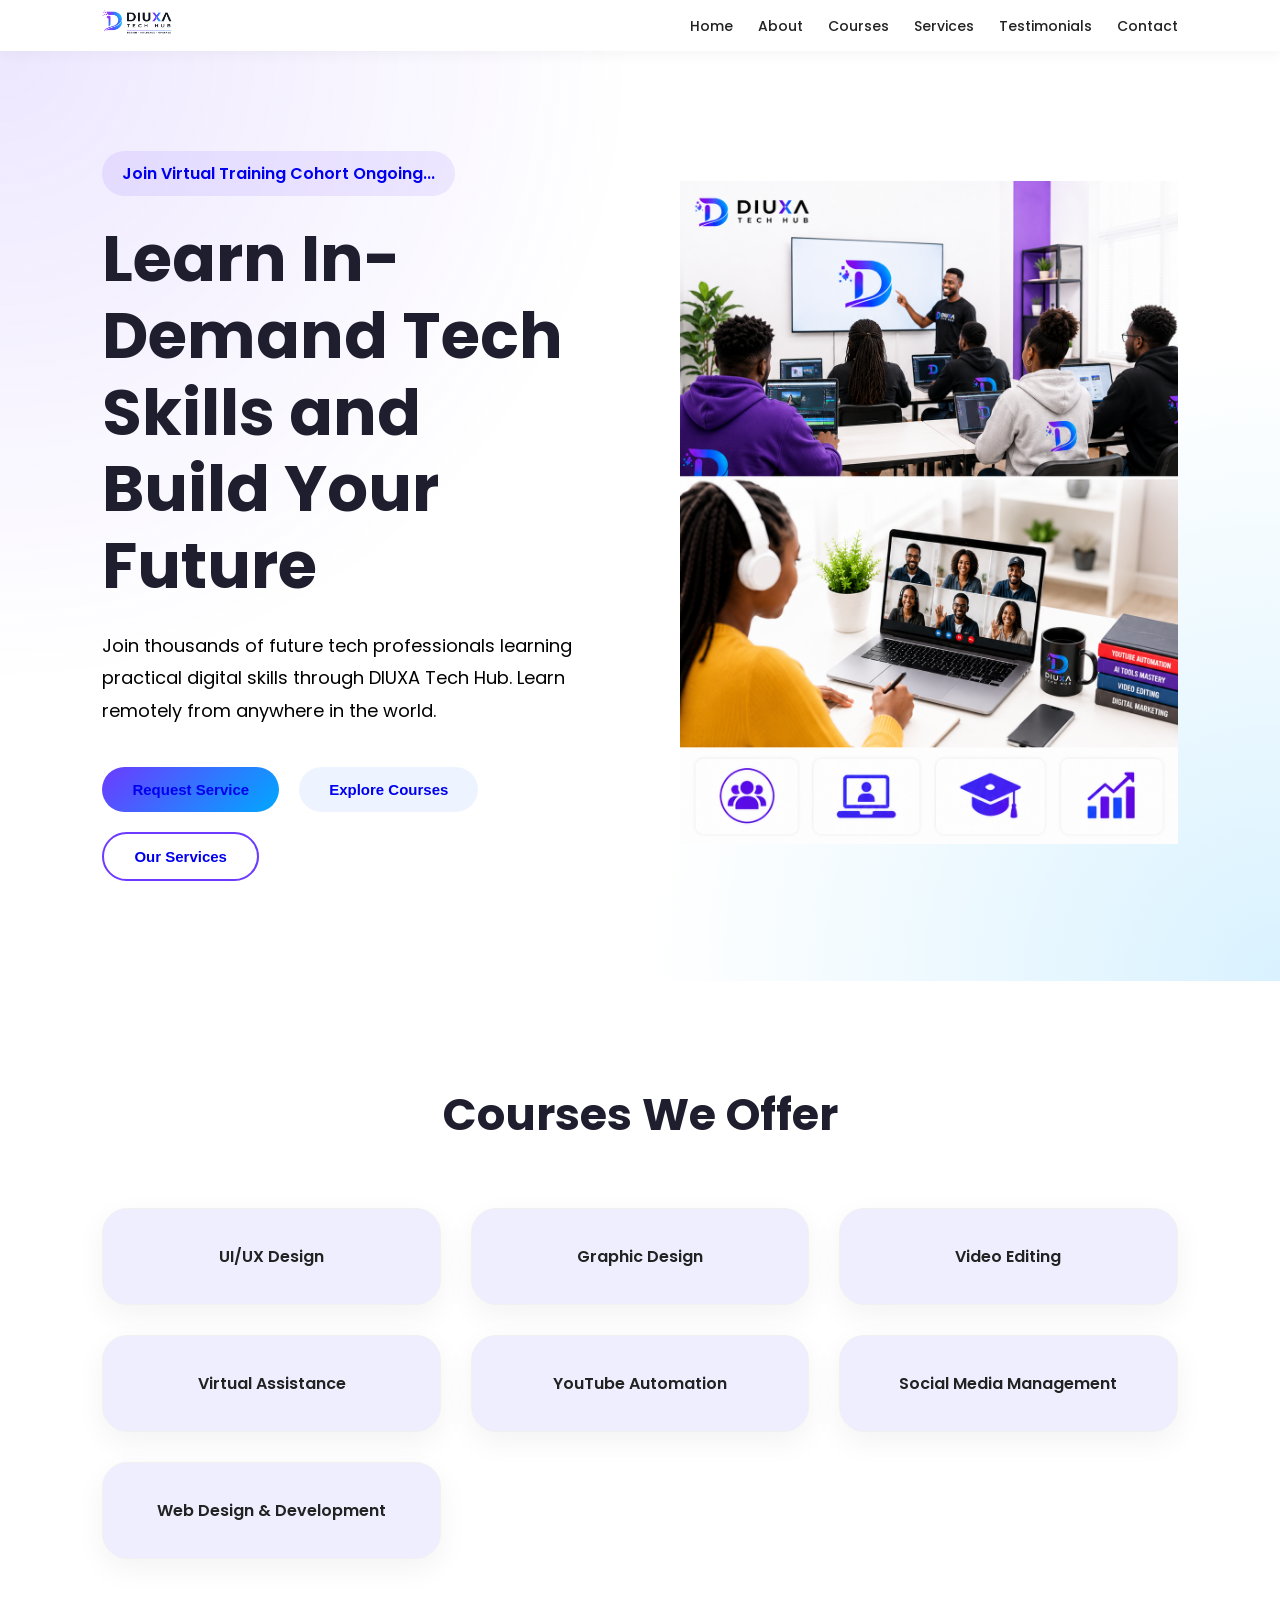
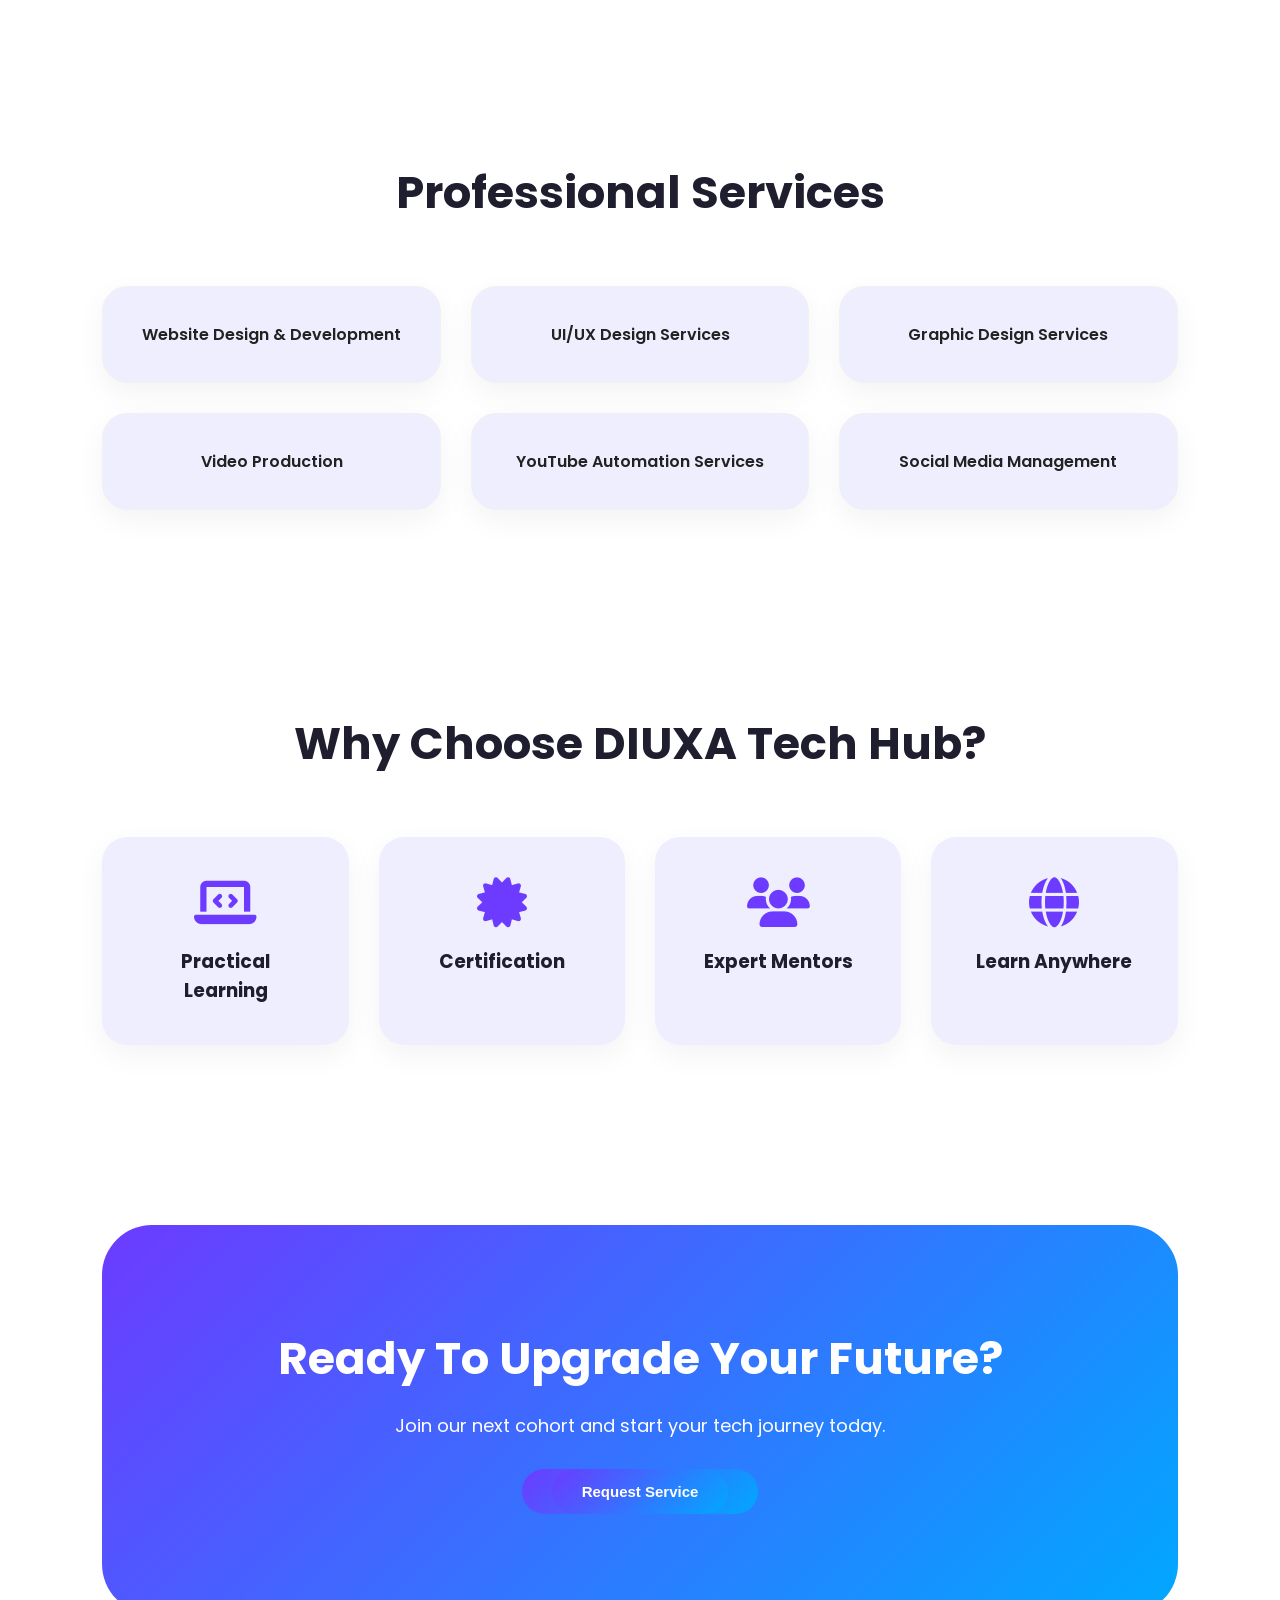
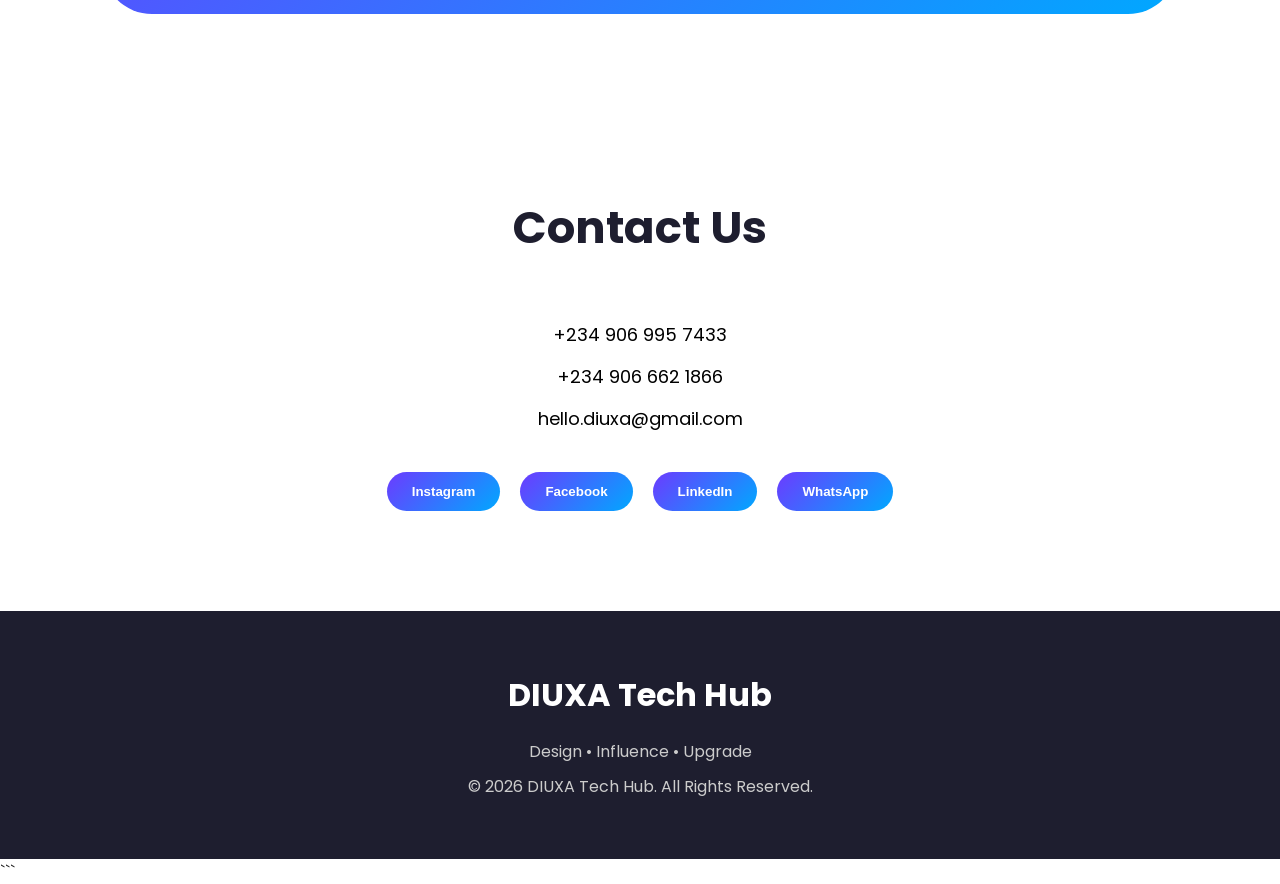
<file: index.html>
<!DOCTYPE html>
<html lang="en">
<head>
    <meta charset="UTF-8">
    <meta name="viewport" content="width=device-width, initial-scale=1.0">
    <title>DIUXA Tech Hub | Design • Influence • Upgrade</title>

        <!-- Font Awesome Icons -->
    <link rel="stylesheet"
    href="https://cdnjs.cloudflare.com/ajax/libs/font-awesome/6.5.2/css/all.min.css">
</head>

<body>

    <!-- ================= NAVBAR ================= -->
 <header>
    <nav class="navbar">

        <!-- Logo -->
        <div class="logo">
            <img src="diuxalogod.png" alt="DIUXA Tech Hub Logo">
        </div>

        <!-- Navigation Links -->
        <ul class="nav-links">
            <li><a href="index.html">Home</a></li>
            <li><a href="about.html">About</a></li>
            <li><a href="courses.html">Courses</a></li>
            <li><a href="services.html">Services</a></li>
            <li><a href="testimonials.html">Testimonials</a></li>
            <li><a href="contact.html">Contact</a></li>
        </ul>

    </nav>
</header>
</div>

    <!-- ================= HERO SECTION ================= -->

    <section class="hero">

        <div class="hero-text">

            <span class="badge">
                <a href="https://wa.me/2349069957433" class="hero-text" target="_blank">Join Virtual Training Cohort Ongoing...</a>
            </span>

            <h1>
                Learn In-Demand Tech Skills
                and Build Your Future
            </h1>

            <p>
                Join thousands of future tech professionals learning
                practical digital skills through DIUXA Tech Hub.
                Learn remotely from anywhere in the world.
            </p>

            <div class="hero-buttons">
                <button class="btn-primary">
                    <a href="https://wa.me/2349069957433" class="hero-buttons" target="_blank">Request Service</a>
                </button>
                <button class="btn-secondary">
                    <a href="courses.html" class="hero-buttons">Explore Courses</a>
                </button>
                <button class="btn-outline">
                    <a href="services.html" class="hero-buttons">Our Services</a>
                </button>
            </div>

        </div>

        <div class="hero-image">
            <img src="images/front.png" alt="DIUXA Students">
        </div>

    </section>


    <!-- ================= COURSES ================= -->

    <section class="courses">

        <h2>Courses We Offer</h2>

        <div class="course-grid">

            <div class="card">UI/UX Design</div>
            <div class="card">Graphic Design</div>
            <div class="card">Video Editing</div>
            <div class="card">Virtual Assistance</div>
            <div class="card">YouTube Automation</div>
            <div class="card">Social Media Management</div>
            <div class="card">Web Design & Development</div>

        </div>

    </section>


    <!-- ================= SERVICES ================= -->

    <section class="services">

        <h2>Professional Services</h2>

        <div class="service-grid">

            <div class="card">Website Design & Development</div>
            <div class="card">UI/UX Design Services</div>
            <div class="card">Graphic Design Services</div>
            <div class="card">Video Production</div>
            <div class="card">YouTube Automation Services</div>
            <div class="card">Social Media Management</div>

        </div>

    </section>


    <!-- ================= WHY CHOOSE US ================= -->

    <section class="why-us">

        <h2>Why Choose DIUXA Tech Hub?</h2>

        <div class="features">

            <div class="feature">
                <i class="fas fa-laptop-code"></i>
                <h3>Practical Learning</h3>
            </div>

            <div class="feature">
                <i class="fas fa-certificate"></i>
                <h3>Certification</h3>
            </div>

            <div class="feature">
                <i class="fas fa-users"></i>
                <h3>Expert Mentors</h3>
            </div>

            <div class="feature">
                <i class="fas fa-globe"></i>
                <h3>Learn Anywhere</h3>
            </div>

        </div>

    </section>


    <!-- ================= CTA ================= -->

    <section class="cta">

        <h2>Ready To Upgrade Your Future?</h2>

        <p>
            Join our next cohort and start your tech journey today.
        </p>

        <button class="btn-primary">
            <a href="https://wa.me/2349069957433" class="btn-primary" target="_blank">Request Service</a>
        </button>

    </section>


    <!-- ================= CONTACT ================= -->

    <section class="contact">

        <h2>Contact Us</h2>

        <p>+234 906 995 7433</p>
        <p>+234 906 662 1866</p>
        <p>hello.diuxa@gmail.com</p>

        <div class="socials">
            <button>Instagram</button>
            <button>Facebook</button>
            <button>LinkedIn</button>
            <button>WhatsApp</button>
        </div>

    </section>


    <!-- ================= FOOTER ================= -->

    <footer>

        <h3>DIUXA Tech Hub</h3>

        <p>Design • Influence • Upgrade</p>

        <p>© 2026 DIUXA Tech Hub. All Rights Reserved.</p>

    </footer>

</body>
</html>
```
<link rel="stylesheet" href="style.css">
</file>
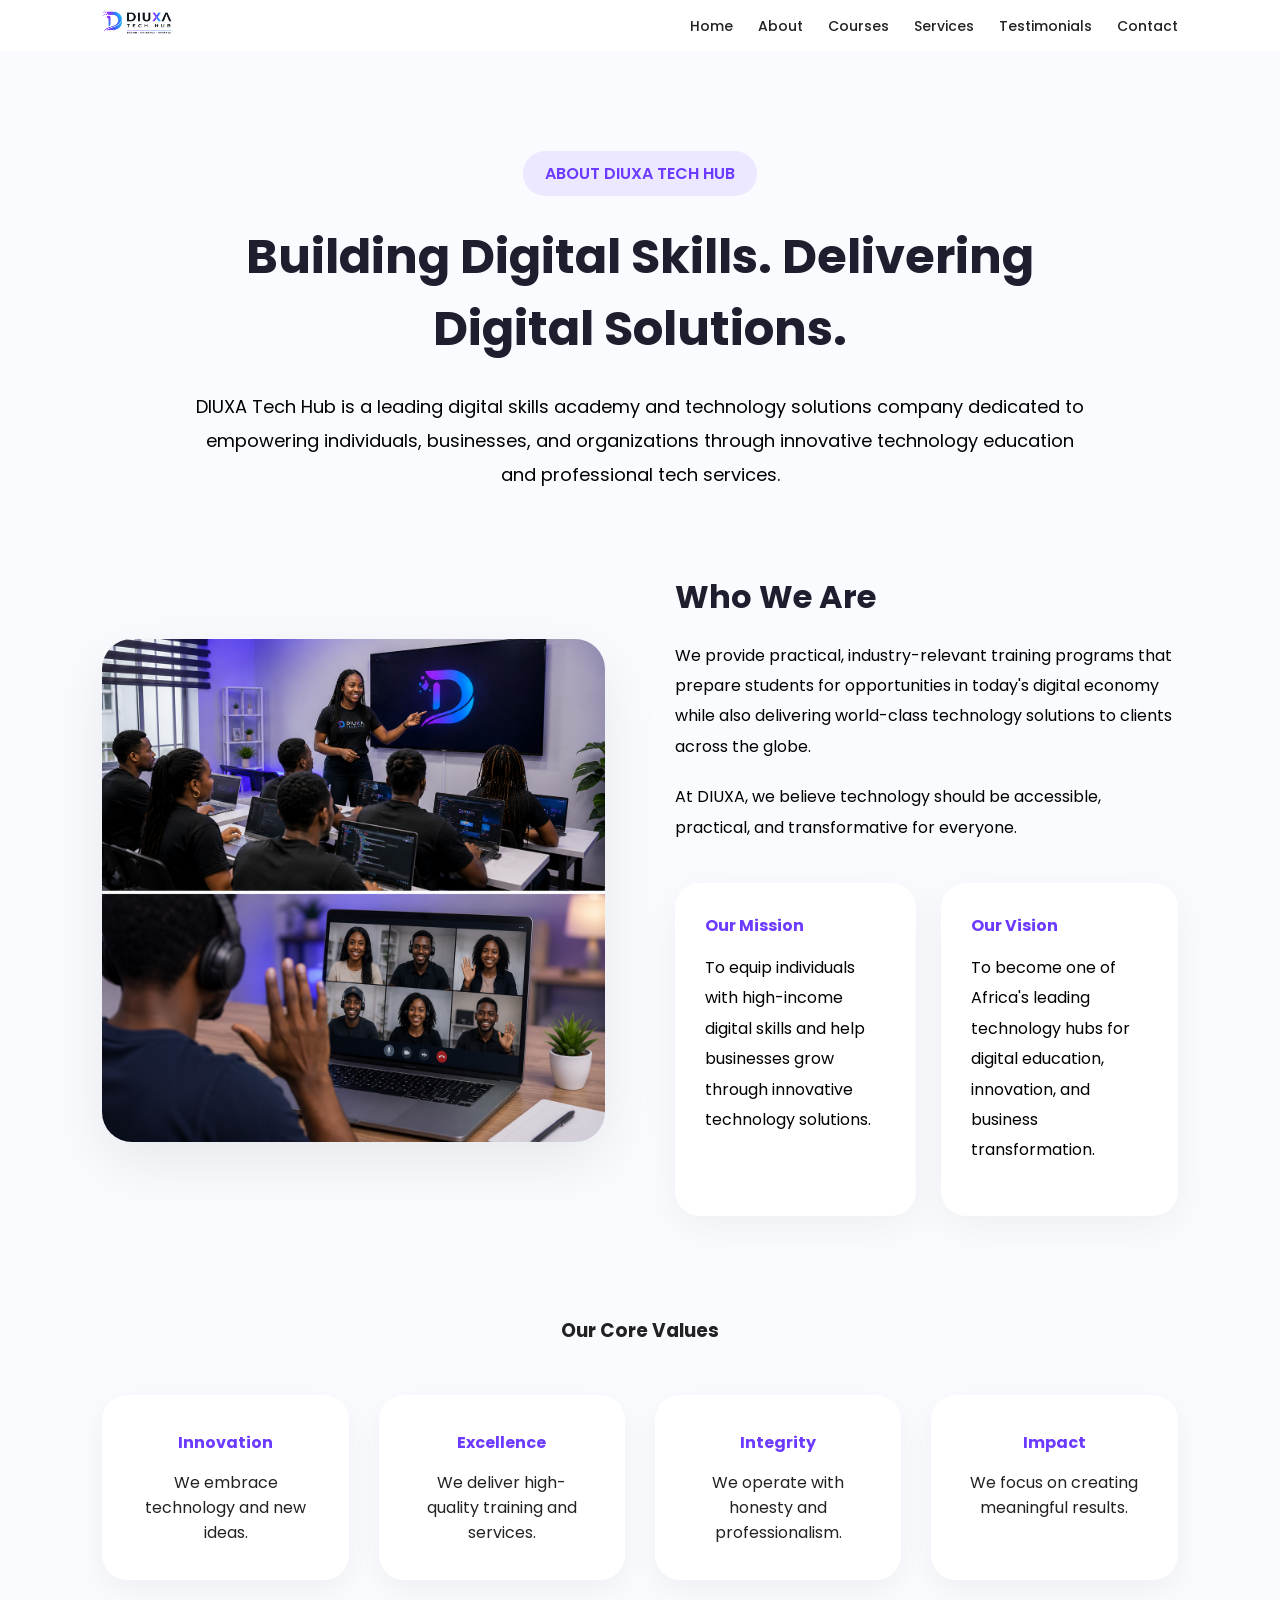
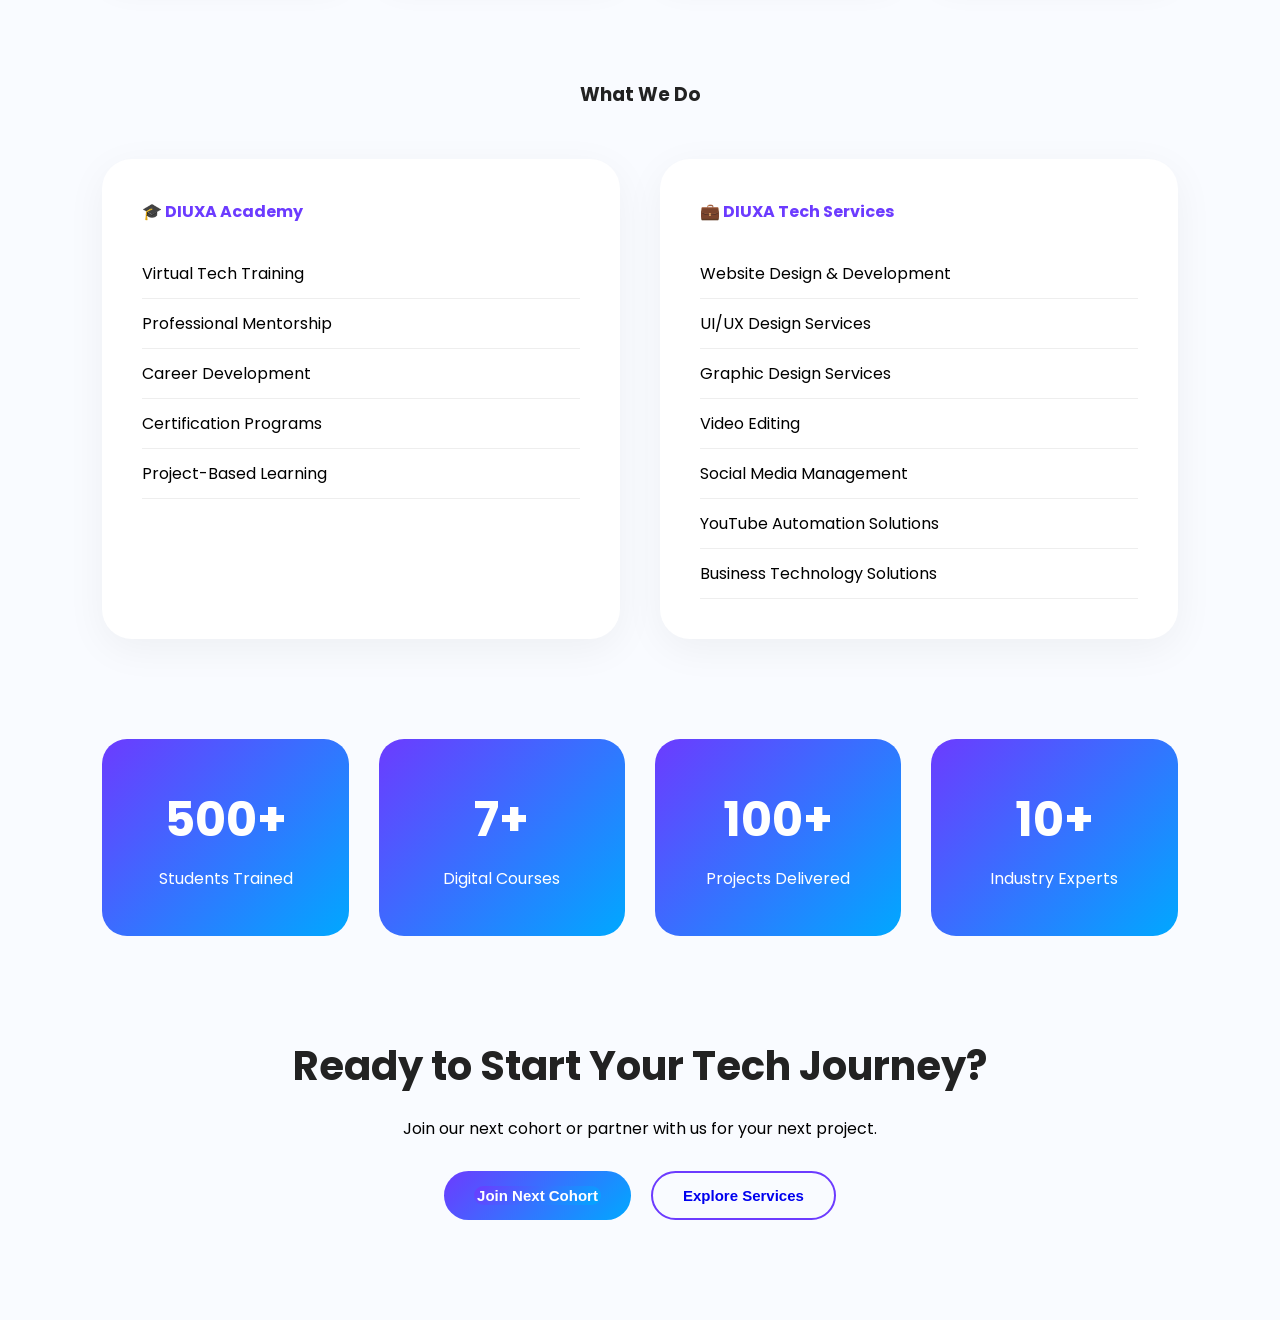
<file: about.html>
<!DOCTYPE html>
<html lang="en">
<head>
    <meta charset="UTF-8">
    <meta name="viewport" content="width=device-width, initial-scale=1.0">
    <title>About DIUXA Tech Hub</title>

    <link rel="stylesheet" href="style.css">

</head>
<body>

    <!-- ================= NAVBAR ================= -->

    <header class="navbar">
        <div class="logo">
            <img src="diuxalogod.png" alt="DIUXA Logo">
        </div>

        <nav>
            <ul class="nav-links">
                <li><a href="index.html">Home</a></li>
                <li><a href="about.html">About</a></li>
                <li><a href="courses.html">Courses</a></li>
                <li><a href="services.html">Services</a></li>
                <li><a href="testimonials.html">Testimonials</a></li>
                <li><a href="contact.html">Contact</a></li>
            </ul>
        </nav>

        
    </header>
    
    <!-- ================= ABOUT SECTION ================= -->

<section class="about" id="about">

    <div class="about-header">

        <span class="section-tag">
            ABOUT DIUXA TECH HUB
        </span>

        <h2>
            Building Digital Skills.
            Delivering Digital Solutions.
        </h2>

        <p class="about-intro">
            DIUXA Tech Hub is a leading digital skills academy and technology
            solutions company dedicated to empowering individuals,
            businesses, and organizations through innovative technology
            education and professional tech services.
        </p>

    </div>


    <!-- About Content -->

    <div class="about-content">

        <div class="about-image">
            <img src="diuxalearn.png" alt="DIUXA Students Learning">
        </div>

        <div class="about-text">

            <h3>Who We Are</h3>

            <p>
                We provide practical, industry-relevant training programs
                that prepare students for opportunities in today's digital
                economy while also delivering world-class technology
                solutions to clients across the globe.
            </p>

            <p>
                At DIUXA, we believe technology should be accessible,
                practical, and transformative for everyone.
            </p>

            <div class="mission-vision">

                <div class="mv-card">
                    <h4>Our Mission</h4>
                    <p>
                        To equip individuals with high-income digital skills
                        and help businesses grow through innovative technology solutions.
                    </p>
                </div>

                <div class="mv-card">
                    <h4>Our Vision</h4>
                    <p>
                        To become one of Africa's leading technology hubs
                        for digital education, innovation, and business transformation.
                    </p>
                </div>

            </div>

        </div>

    </div>


    <!-- Core Values -->

    <div class="values-section">

        <h3>Our Core Values</h3>

        <div class="values-grid">

            <div class="value-card">
                <h4>Innovation</h4>
                <p>We embrace technology and new ideas.</p>
            </div>

            <div class="value-card">
                <h4>Excellence</h4>
                <p>We deliver high-quality training and services.</p>
            </div>

            <div class="value-card">
                <h4>Integrity</h4>
                <p>We operate with honesty and professionalism.</p>
            </div>

            <div class="value-card">
                <h4>Impact</h4>
                <p>We focus on creating meaningful results.</p>
            </div>

        </div>

    </div>


    <!-- What We Do -->

    <div class="what-we-do">

        <h3>What We Do</h3>

        <div class="services-wrapper">

            <div class="academy-box">

                <h4>🎓 DIUXA Academy</h4>

                <ul>
                    <li>Virtual Tech Training</li>
                    <li>Professional Mentorship</li>
                    <li>Career Development</li>
                    <li>Certification Programs</li>
                    <li>Project-Based Learning</li>
                </ul>

            </div>

            <div class="business-box">

                <h4>💼 DIUXA Tech Services</h4>

                <ul>
                    <li>Website Design & Development</li>
                    <li>UI/UX Design Services</li>
                    <li>Graphic Design Services</li>
                    <li>Video Editing</li>
                    <li>Social Media Management</li>
                    <li>YouTube Automation Solutions</li>
                    <li>Business Technology Solutions</li>
                </ul>

            </div>

        </div>

    </div>


    <!-- Statistics -->

    <div class="stats">

        <div class="stat-box">
            <h2>500+</h2>
            <p>Students Trained</p>
        </div>

        <div class="stat-box">
            <h2>7+</h2>
            <p>Digital Courses</p>
        </div>

        <div class="stat-box">
            <h2>100+</h2>
            <p>Projects Delivered</p>
        </div>

        <div class="stat-box">
            <h2>10+</h2>
            <p>Industry Experts</p>
        </div>

    </div>


    <!-- CTA -->

    <div class="about-cta">

        <h3>
            Ready to Start Your Tech Journey?
        </h3>

        <p>
            Join our next cohort or partner with us for your next project.
        </p>

        <div class="about-buttons">
            <button class="btn-primary">
                
                <a href="https://wa.me/2349069957433" class="social-btn" target="_blank">Join Next Cohort</a>
            </button>

            <button class="btn-outline">
                <a href="services.html" class="about-buttons" target="_blank">Explore Services</a>
            </button>
        </div>

    </div>

</section>
</body>
</html>
</file>
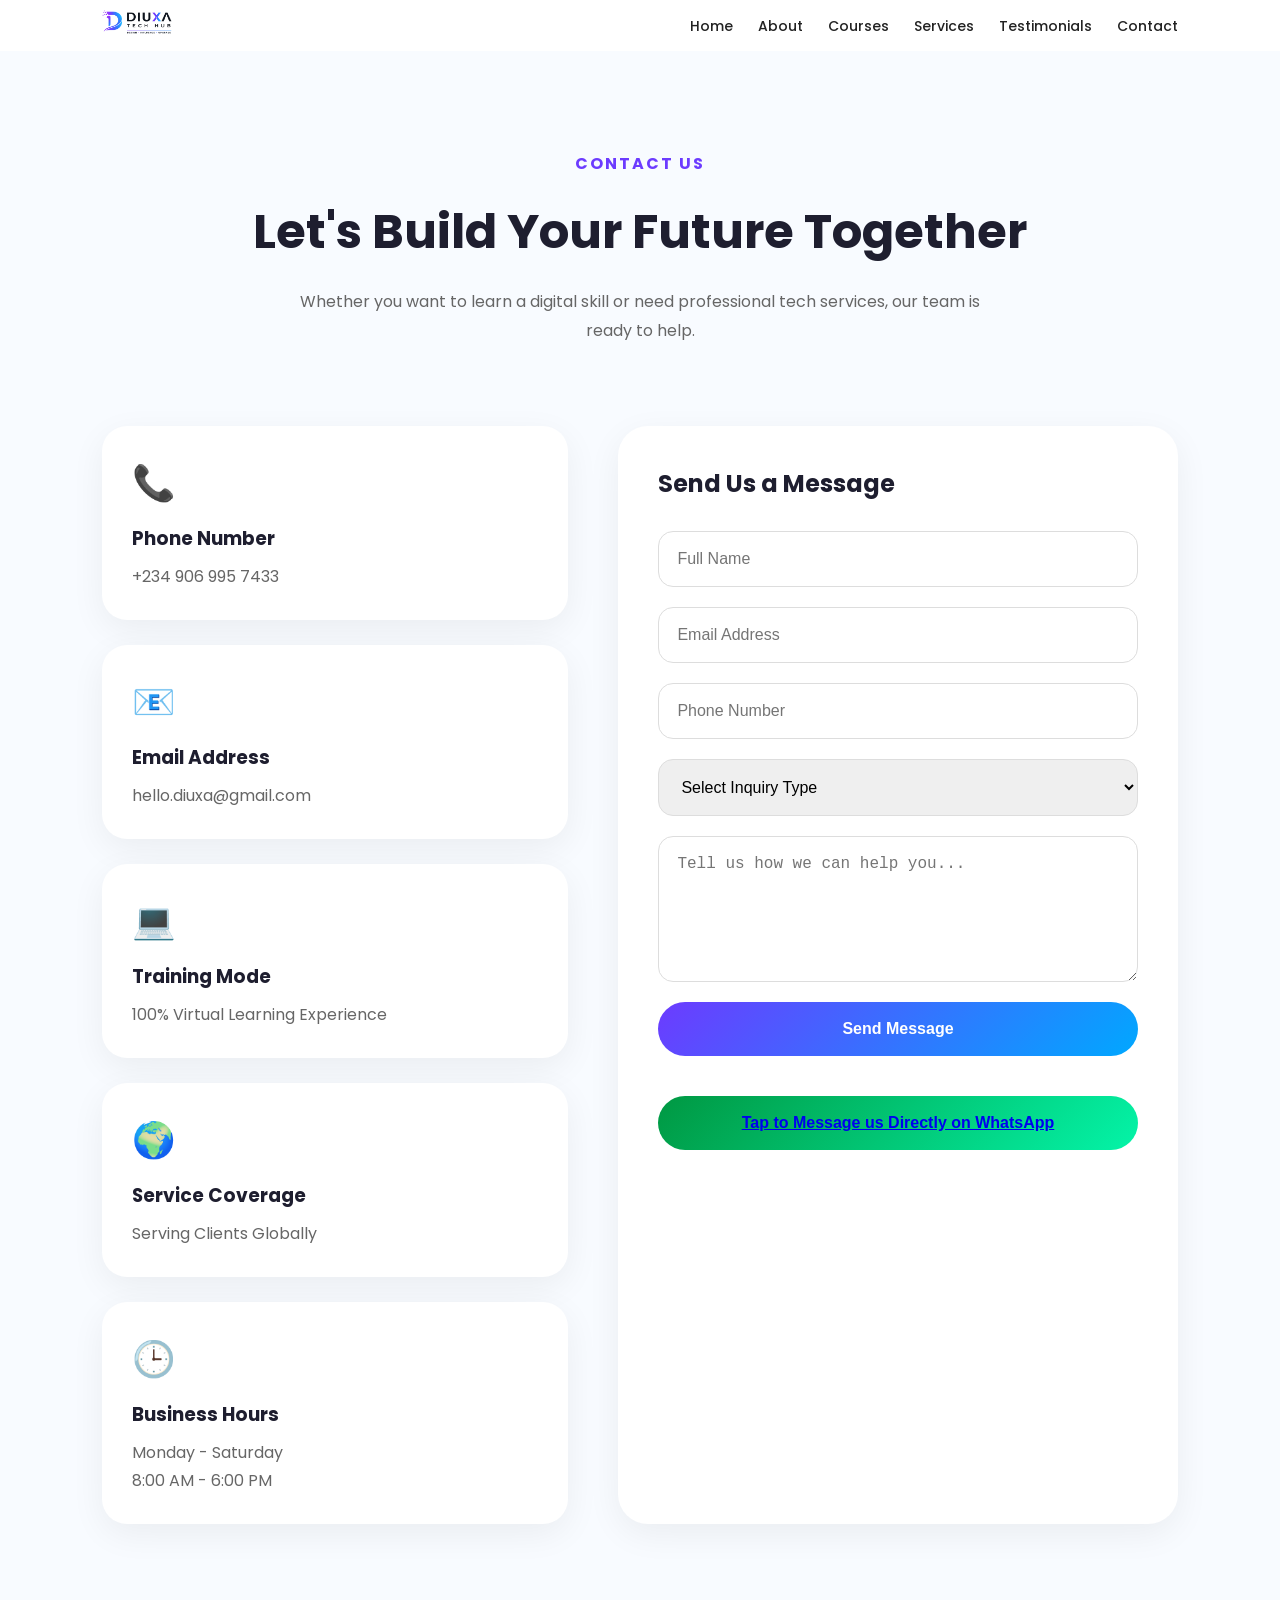
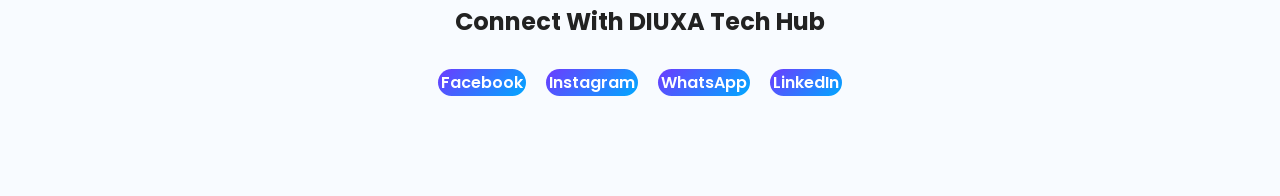
<file: contact.html>
<!DOCTYPE html>
<html lang="en">
<head>
    <meta charset="UTF-8">
    <meta name="viewport" content="width=device-width, initial-scale=1.0">
    <title>Contact - DIUXA Tech HUB</title>
    <link rel="stylesheet" href="style.css">
</head>

<body>

    <!-- ================= NAVBAR ================= -->

    <header>
    <nav class="navbar">

        <!-- Logo -->
        <div class="logo">
            <img src="diuxalogod.png" alt="DIUXA Tech Hub Logo">
        </div>

        <!-- Navigation Links -->
        <ul class="nav-links">
            <li><a href="#home">Home</a></li>
            <li><a href="about.html">About</a></li>
            <li><a href="courses.html">Courses</a></li>
            <li><a href="services.html">Services</a></li>
            <li><a href="testimonials.html">Testimonials</a></li>
            <li><a href="contact.html">Contact</a></li>
        </ul>

    </nav>
</header>

    <!-- ================= CONTACT SECTION ================= -->

<section class="contact-page">

    <div class="contact-header">

        <span>CONTACT US</span>

        <h1>Let's Build Your Future Together</h1>

        <p>
            Whether you want to learn a digital skill or need
            professional tech services, our team is ready to help.
        </p>

    </div>


    <div class="contact-container">

        <!-- Contact Information -->

        <div class="contact-info">

            <div class="info-card">
                <div class="icon">📞</div>
                <h3>Phone Number</h3>
                <p>+234 906 995 7433</p>
            </div>

            <div class="info-card">
                <div class="icon">📧</div>
                <h3>Email Address</h3>
                <p>hello.diuxa@gmail.com</p>
            </div>

            <div class="info-card">
                <div class="icon">💻</div>
                <h3>Training Mode</h3>
                <p>100% Virtual Learning Experience</p>
            </div>

            <div class="info-card">
                <div class="icon">🌍</div>
                <h3>Service Coverage</h3>
                <p>Serving Clients Globally</p>
            </div>

            <div class="info-card">
                <div class="icon">🕒</div>
                <h3>Business Hours</h3>
                <p>Monday - Saturday<br>8:00 AM - 6:00 PM</p>
            </div>

        </div>


        <!-- Contact Form -->

        <div class="contact-form">

            <h2>Send Us a Message</h2>

        <form action="https://formspree.io/f/mgojkqoy" method="POST">

        <input
            type="text"
            name="name"
            placeholder="Full Name"
            required
    >

    <input
        type="email"
        name="email"
        placeholder="Email Address"
        required
    >

    <input
        type="text"
        name="phone"
        placeholder="Phone Number"
    >

    <select name="inquiry" required>
        <option value="">Select Inquiry Type</option>
        <option value="Course Registration">
            Course Registration
        </option>
        <option value="Request Service">
            Request a Service
        </option>
        <option value="Partnership">
            Partnership Opportunity
        </option>
        <option value="General Inquiry">
            General Inquiry
        </option>
    </select>

    <textarea
        name="message"
        placeholder="Tell us how we can help you..."
        rows="6"
        required
    ></textarea>

    <button type="submit" class="contact-btn">
        Send Message
    </button>

    <div class="whatsapp-contact">
        <p id="whatsapp-message"></p>
    </div>  
    
    <button id="whatsapp-button" class="contactbtn">
        <a href="https://wa.me/2349069957433?text=Hello%20DIUXA%20Tech%20Hub,%20I%20would%20like%20to%20inquire%20about%20your%20services." target="_blank">
        Tap to Message us Directly on WhatsApp
    </a>
    </button>   
        </div>  
</form>

        </div>

    </div>


    <!-- Social Media -->

    <div class="social-section">

        <h2>Connect With DIUXA Tech Hub</h2>

        <div class="social-buttons">

            <div class="social-buttons">

    <a href="https://web.facebook.com/hellodiuxa/" class="social-btn" target="_blank">
        Facebook
    </a>

    <a href="https://instagram.com/diuxatechhub/" class="social-btn" target="_blank">
        Instagram
    </a>

    <a href="https://wa.me/2349069957433" class="social-btn" target="_blank">
        WhatsApp
    </a>

    <a href="https://www.linkedin.com/in/david-isaiah?" class="social-btn" target="_blank">
        LinkedIn
    </a>

</div>

        </div>

    </div>

</section>
</body>
</html>
</file>
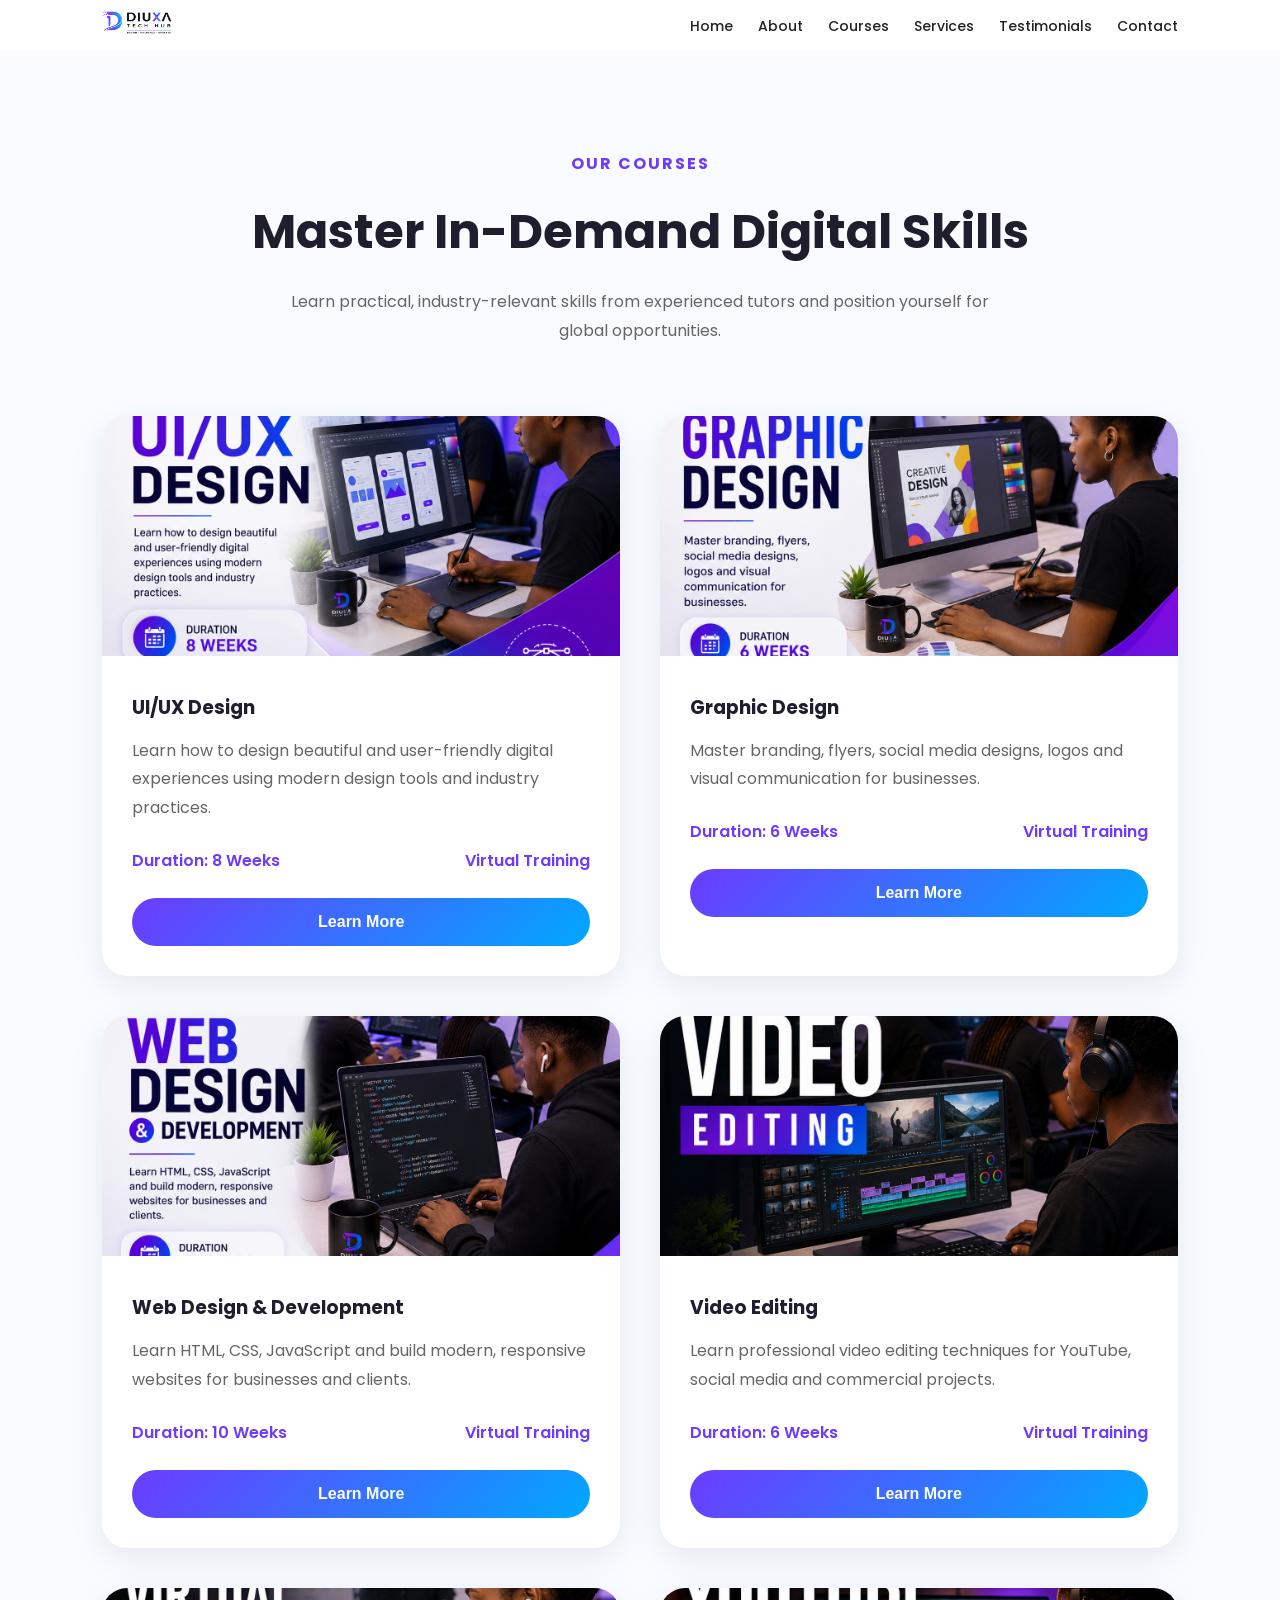
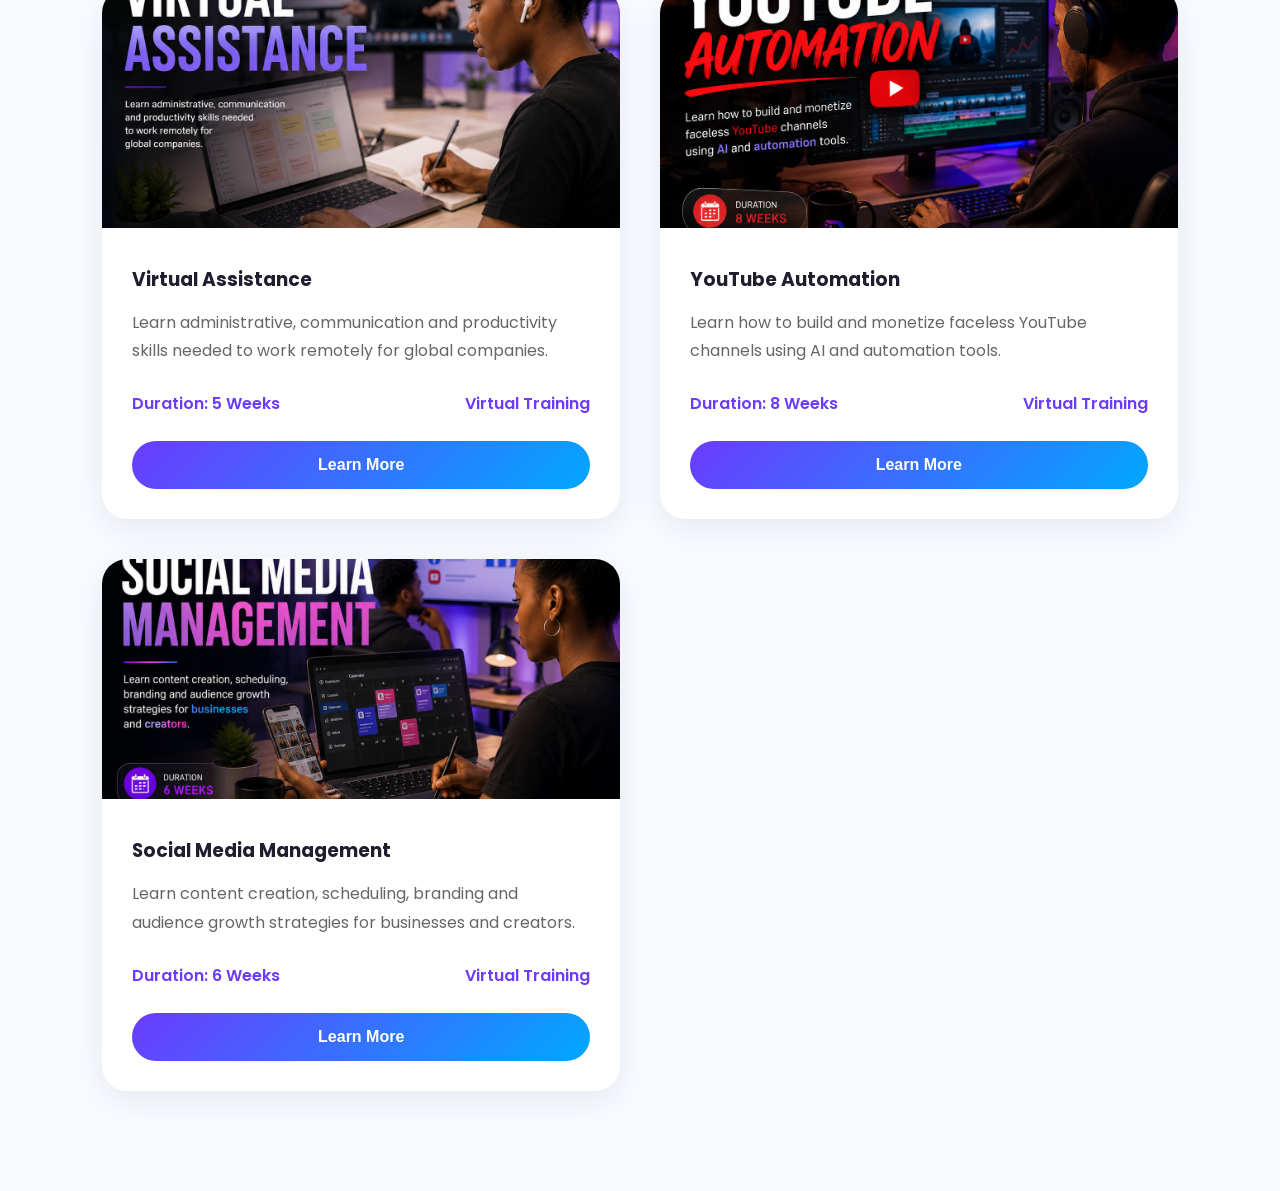
<file: courses.html>
<!DOCTYPE html>
<html lang="en">
<head>
    <meta charset="UTF-8">
    <meta name="viewport" content="width=device-width, initial-scale=1.0">
    <title>Courses - DIUXA Tech Hub</title>

    <link rel="stylesheet" href="style.css">

</head>
<body>
    <!-- ================= NAVBAR ================= -->

    <header>
    <nav class="navbar">

        <!-- Logo -->
        <div class="logo">
            <img src="diuxalogod.png" alt="DIUXA Tech Hub Logo">
        </div>

        <!-- Navigation Links -->
        <ul class="nav-links">
            <li><a href="#home">Home</a></li>
            <li><a href="about.html">About</a></li>
            <li><a href="courses.html">Courses</a></li>
            <li><a href="services.html">Services</a></li>
            <li><a href="testimonials.html">Testimonials</a></li>
            <li><a href="contact.html">Contact</a></li>
        </ul>

    </nav>
</header>  

    <!-- ================= COURSES SECTION ================= -->

<section class="courses-page">

    <div class="section-title">
        <span>OUR COURSES</span>
        <h1>Master In-Demand Digital Skills</h1>
        <p>
            Learn practical, industry-relevant skills from experienced tutors
            and position yourself for global opportunities.
        </p>
    </div>

    <div class="courses-container">

        <!-- UI UX -->
        <div class="course-card">
            <img src="images/uiuxdesign.png" alt="UI UX Design">

            <div class="course-content">
                <h3>UI/UX Design</h3>

                <p>
                    Learn how to design beautiful and user-friendly digital
                    experiences using modern design tools and industry practices.
                </p>

                <div class="course-info">
                    <span>Duration: 8 Weeks</span>
                    <span>Virtual Training</span>
                </div>

                <button class="course-btn">
                    Learn More
                </button>
            </div>
        </div>


        <!-- Graphic Design -->
        <div class="course-card">
            <img src="images/graphicdesign.png" alt="Graphic Design">

            <div class="course-content">
                <h3>Graphic Design</h3>

                <p>
                    Master branding, flyers, social media designs,
                    logos and visual communication for businesses.
                </p>

                <div class="course-info">
                    <span>Duration: 6 Weeks</span>
                    <span>Virtual Training</span>
                </div>

                <button class="course-btn">
                    Learn More
                </button>
            </div>
        </div>


        <!-- Web Design -->
        <div class="course-card">
            <img src="images/webdevelopment.png" alt="Web Design">

            <div class="course-content">
                <h3>Web Design & Development</h3>

                <p>
                    Learn HTML, CSS, JavaScript and build modern,
                    responsive websites for businesses and clients.
                </p>

                <div class="course-info">
                    <span>Duration: 10 Weeks</span>
                    <span>Virtual Training</span>
                </div>

                <button class="course-btn">
                    Learn More
                </button>
            </div>
        </div>


        <!-- Video Editing -->
        <div class="course-card">
            <img src="images/videoediting.png" alt="Video Editing">

            <div class="course-content">
                <h3>Video Editing</h3>

                <p>
                    Learn professional video editing techniques for YouTube,
                    social media and commercial projects.
                </p>

                <div class="course-info">
                    <span>Duration: 6 Weeks</span>
                    <span>Virtual Training</span>
                </div>

                <button class="course-btn">
                    Learn More
                </button>
            </div>
        </div>


        <!-- Virtual Assistance -->
        <div class="course-card">
            <img src="images/va.png" alt="Virtual Assistance">

            <div class="course-content">
                <h3>Virtual Assistance</h3>

                <p>
                    Learn administrative, communication and productivity
                    skills needed to work remotely for global companies.
                </p>

                <div class="course-info">
                    <span>Duration: 5 Weeks</span>
                    <span>Virtual Training</span>
                </div>

                <button class="course-btn">
                    Learn More
                </button>
            </div>
        </div>


        <!-- YouTube Automation -->
        <div class="course-card">
            <img src="images/youtube.png" alt="YouTube Automation">

            <div class="course-content">
                <h3>YouTube Automation</h3>

                <p>
                    Learn how to build and monetize faceless YouTube channels
                    using AI and automation tools.
                </p>

                <div class="course-info">
                    <span>Duration: 8 Weeks</span>
                    <span>Virtual Training</span>
                </div>

                <button class="course-btn">
                    Learn More
                </button>
            </div>
        </div>


        <!-- Social Media Management -->
        <div class="course-card">
            <img src="images/smm.png" alt="Social Media Management">

            <div class="course-content">
                <h3>Social Media Management</h3>

                <p>
                    Learn content creation, scheduling, branding and audience
                    growth strategies for businesses and creators.
                </p>

                <div class="course-info">
                    <span>Duration: 6 Weeks</span>
                    <span>Virtual Training</span>
                </div>

                <button class="course-btn">
                    Learn More
                </button>
            </div>
        </div>

    </div>

</section>
</body>
</html>
</file>
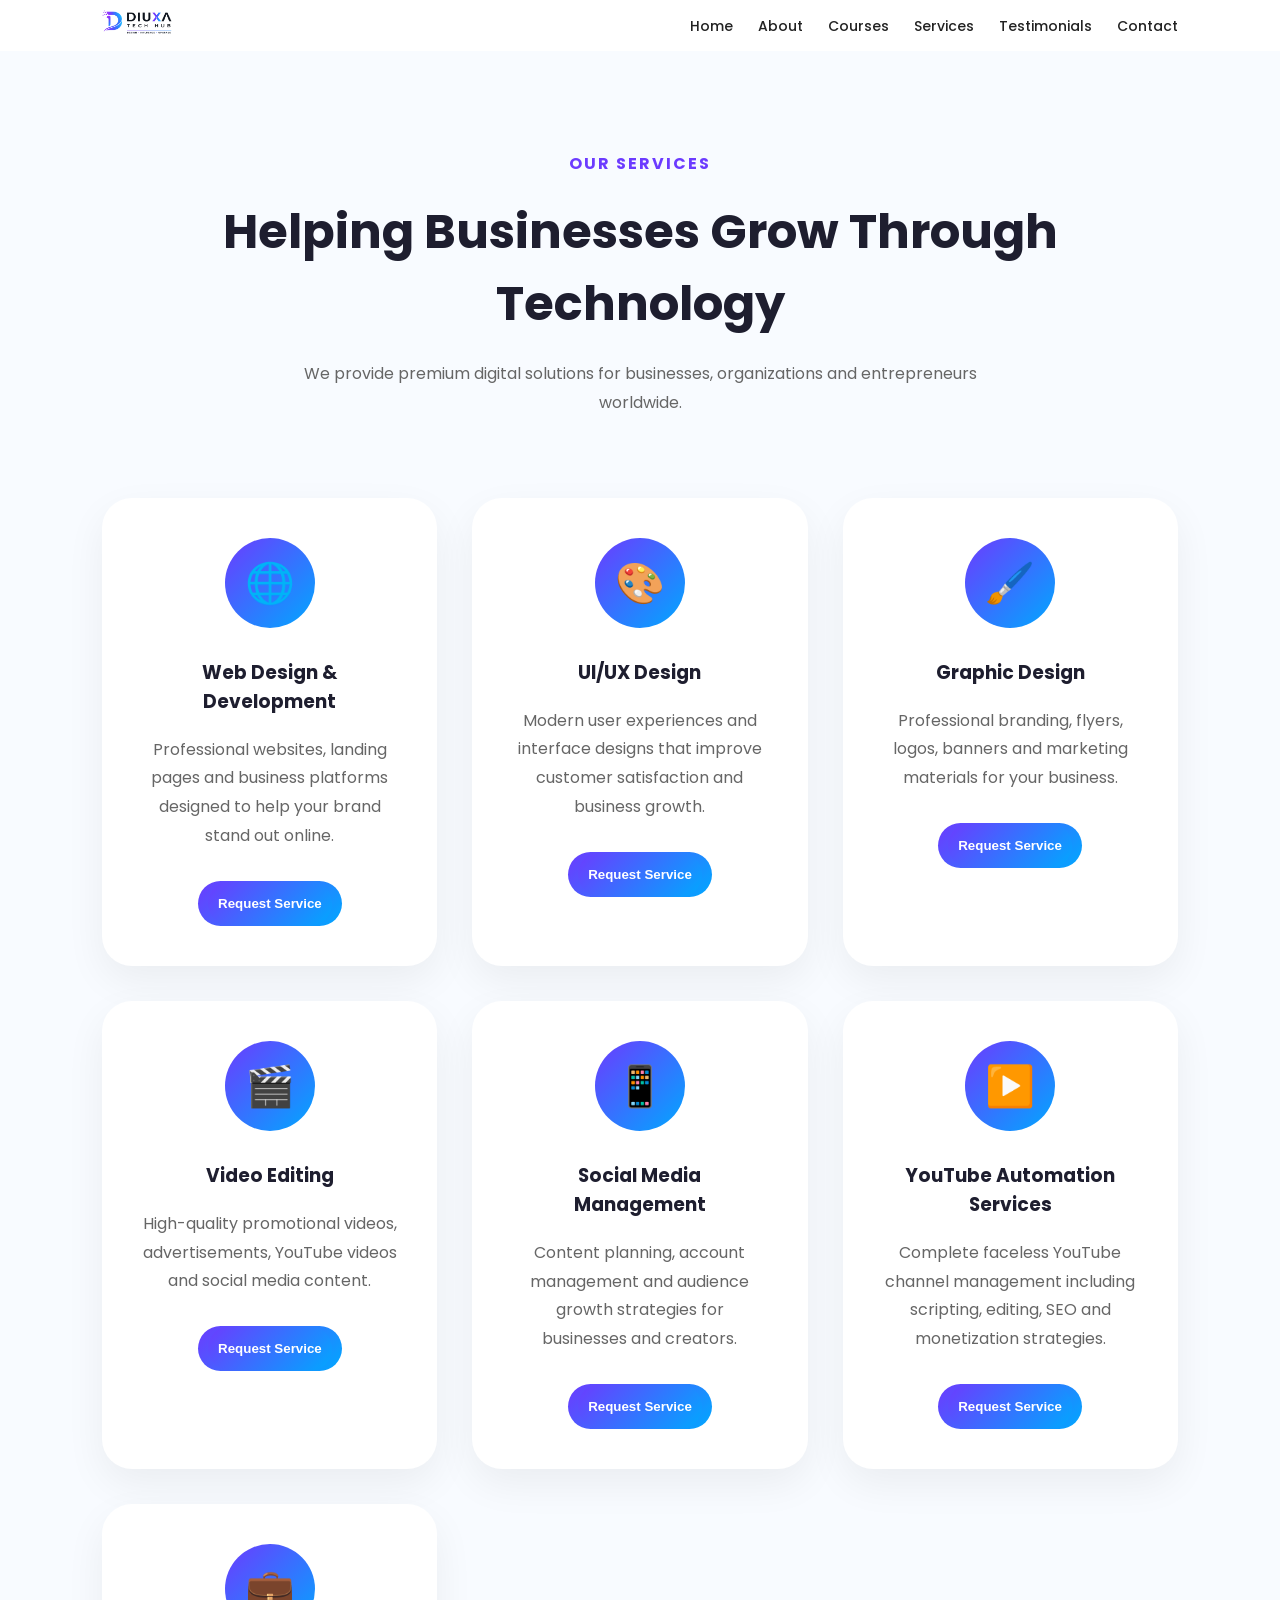
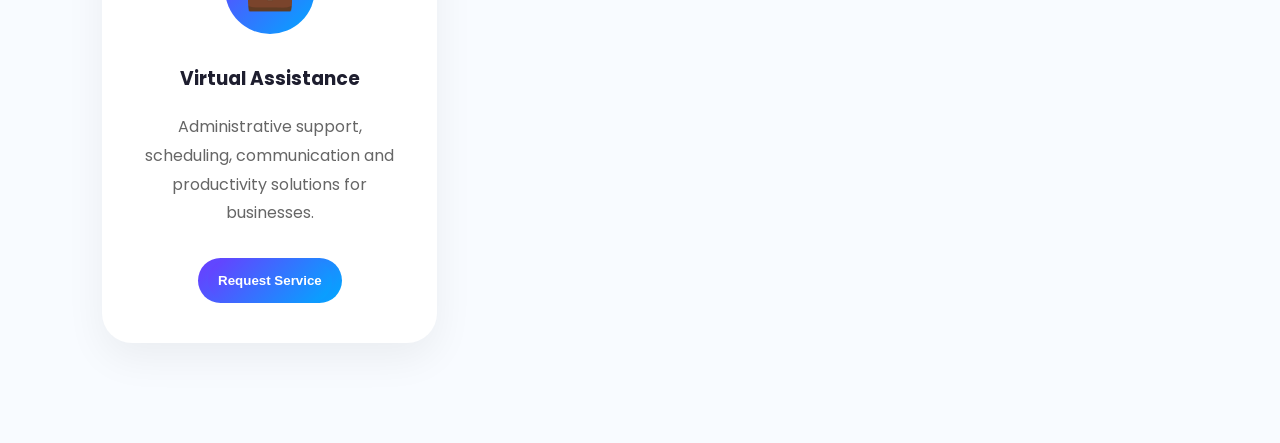
<file: services.html>
<!DOCTYPE html>
<html lang="en">
<head>
    <meta charset="UTF-8">
    <meta name="viewport" content="width=device-width, initial-scale=1.0">
    <title>Services - DIUXA Tech HUB</title>
    <link rel="stylesheet" href="style.css">
</head>
<body>
    <!-- ================= SERVICES SECTION ================= -->
<!-- ================= NAVBAR ================= -->

   <header>
    <nav class="navbar">

        <!-- Logo -->
        <div class="logo">
            <img src="diuxalogod.png" alt="DIUXA Tech Hub Logo">
        </div>

        <!-- Navigation Links -->
        <ul class="nav-links">
            <li><a href="#home">Home</a></li>
            <li><a href="about.html">About</a></li>
            <li><a href="courses.html">Courses</a></li>
            <li><a href="services.html">Services</a></li>
            <li><a href="testimonials.html">Testimonials</a></li>
            <li><a href="contact.html">Contact</a></li>
        </ul>

    </nav>
</header>
    
<section class="services-page">

    <div class="section-header">
        <span>OUR SERVICES</span>

        <h1>
            Helping Businesses Grow Through Technology
        </h1>

        <p>
            We provide premium digital solutions for businesses,
            organizations and entrepreneurs worldwide.
        </p>
    </div>


    <div class="services-grid">

        <!-- Web Design -->
        <div class="service-card">

            <div class="service-icon">
                🌐
            </div>

            <h3>Web Design & Development</h3>

            <p>
                Professional websites, landing pages and business platforms
                designed to help your brand stand out online.
            </p>

            <button class="service-btn">
                <a href="https://wa.me/2349069957433" class="service-btn" target="_blank">Request Service</a>
            </button>

        </div>


        <!-- UI UX -->
        <div class="service-card">

            <div class="service-icon">
                🎨
            </div>

            <h3>UI/UX Design</h3>

            <p>
                Modern user experiences and interface designs that improve
                customer satisfaction and business growth.
            </p>

            <button class="service-btn">
                <a href="https://wa.me/2349069957433" target="_blank" class="service-btn">Request Service</a>
            </button>

        </div>


        <!-- Graphic Design -->
        <div class="service-card">

            <div class="service-icon">
                🖌️
            </div>

            <h3>Graphic Design</h3>

            <p>
                Professional branding, flyers, logos, banners and marketing
                materials for your business.
            </p>

            <button class="service-btn">
                <a href="https://wa.me/2349069957433" target="_blank" class="service-btn">Request Service</a>
            </button>

        </div>


        <!-- Video Editing -->
        <div class="service-card">

            <div class="service-icon">
                🎬
            </div>

            <h3>Video Editing</h3>

            <p>
                High-quality promotional videos, advertisements,
                YouTube videos and social media content.
            </p>

            <button class="service-btn">
                <a href="https://wa.me/2349069957433" target="_blank" class="service-btn">Request Service</a>
            </button>

        </div>


        <!-- Social Media -->
        <div class="service-card">

            <div class="service-icon">
                📱
            </div>

            <h3>Social Media Management</h3>

            <p>
                Content planning, account management and audience growth
                strategies for businesses and creators.
            </p>

            <button class="service-btn">
                <a href="https://wa.me/2349069957433" target="_blank" class="service-btn">Request Service</a>
            </button>

        </div>


        <!-- YouTube Automation -->
        <div class="service-card">

            <div class="service-icon">
                ▶️
            </div>

            <h3>YouTube Automation Services</h3>

            <p>
                Complete faceless YouTube channel management including
                scripting, editing, SEO and monetization strategies.
            </p>

            <button class="service-btn">
                <a href="https://wa.me/2349069957433" target="_blank" class="service-btn">Request Service</a>
            </button>

        </div>


        <!-- Virtual Assistance -->
        <div class="service-card">

            <div class="service-icon">
                💼
            </div>

            <h3>Virtual Assistance</h3>

            <p>
                Administrative support, scheduling, communication and
                productivity solutions for businesses.
            </p>

           <button class="service-btn">
                <a href="https://wa.me/2349069957433" target="_blank" class="service-btn">Request Service</a>
            </button>

        </div>

    </div>

</section>

</body>
</html>
</file>
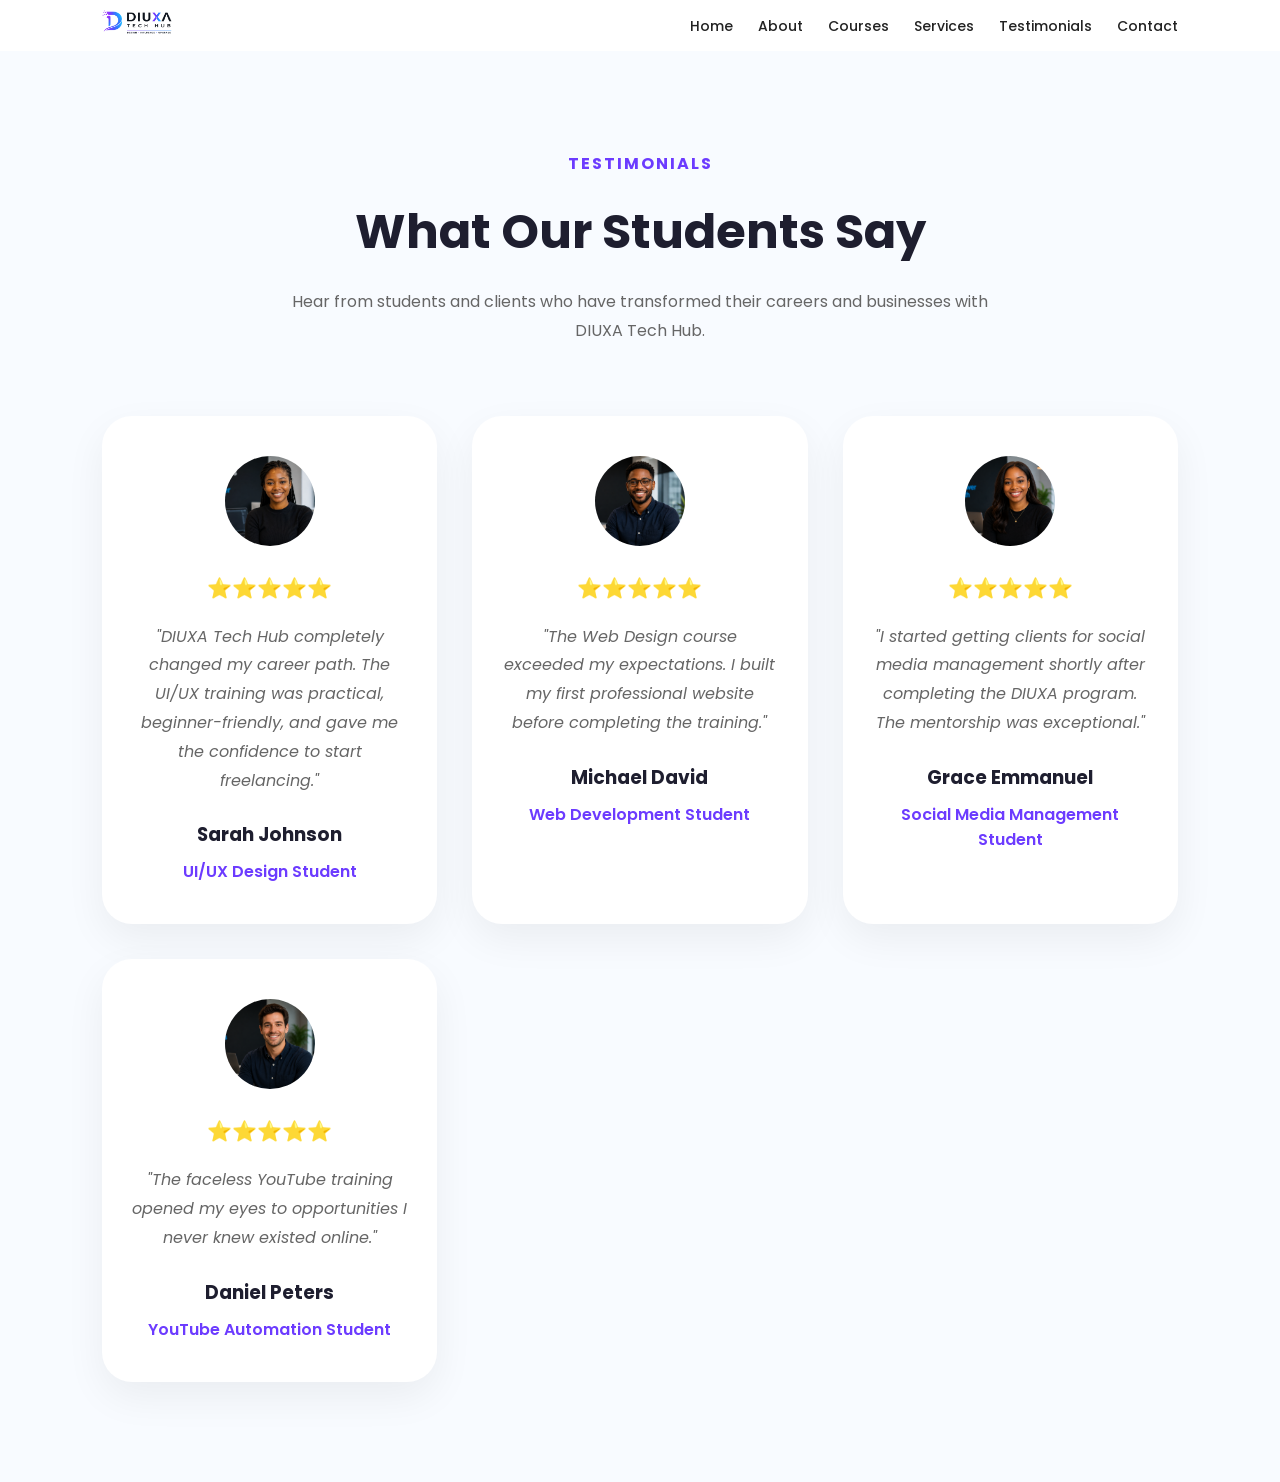
<file: testimonials.html>
<!DOCTYPE html>
<html lang="en">
<head>
    <meta charset="UTF-8">
    <meta name="viewport" content="width=device-width, initial-scale=1.0">
    <title>Testimonials - DIUXA Tech HUB</title>
    <link rel="stylesheet" href="style.css">
</head>
<body>

    <!-- ================= NAVBAR ================= -->

    <header>
    <nav class="navbar">

        <!-- Logo -->
        <div class="logo">
            <img src="diuxalogod.png" alt="DIUXA Tech Hub Logo">
        </div>

        <!-- Navigation Links -->
        <ul class="nav-links">
            <li><a href="#home">Home</a></li>
            <li><a href="about.html">About</a></li>
            <li><a href="courses.html">Courses</a></li>
            <li><a href="services.html">Services</a></li>
            <li><a href="testimonials.html">Testimonials</a></li>
            <li><a href="contact.html">Contact</a></li>
        </ul>

    </nav>
</header>
    
    <!-- ================= TESTIMONIAL SECTION ================= -->

<section class="testimonials">

    <div class="testimonial-header">

        <span>TESTIMONIALS</span>

        <h1>What Our Students Say</h1>

        <p>
            Hear from students and clients who have transformed
            their careers and businesses with DIUXA Tech Hub.
        </p>

    </div>


    <div class="testimonial-container">

        <!-- Testimonial 1 -->
        <div class="testimonial-card">

            <div class="student-image">
                <img src="images/sarahjohnson.png" alt="Student">
            </div>

            <div class="stars">
                ⭐⭐⭐⭐⭐
            </div>

            <p class="testimonial-text">
                "DIUXA Tech Hub completely changed my career path.
                The UI/UX training was practical, beginner-friendly,
                and gave me the confidence to start freelancing."
            </p>

            <h3>Sarah Johnson</h3>

            <span class="course-name">
                UI/UX Design Student
            </span>

        </div>


        <!-- Testimonial 2 -->
        <div class="testimonial-card">

            <div class="student-image">
                <img src="images/michaeldavid.png" alt="Student">
            </div>

            <div class="stars">
                ⭐⭐⭐⭐⭐
            </div>

            <p class="testimonial-text">
                "The Web Design course exceeded my expectations.
                I built my first professional website before
                completing the training."
            </p>

            <h3>Michael David</h3>

            <span class="course-name">
                Web Development Student
            </span>

        </div>


        <!-- Testimonial 3 -->
        <div class="testimonial-card">

            <div class="student-image">
                <img src="images/gracemmanuel.png" alt="Student">
            </div>

            <div class="stars">
                ⭐⭐⭐⭐⭐
            </div>

            <p class="testimonial-text">
                "I started getting clients for social media management
                shortly after completing the DIUXA program.
                The mentorship was exceptional."
            </p>

            <h3>Grace Emmanuel</h3>

            <span class="course-name">
                Social Media Management Student
            </span>

        </div>


        <!-- Testimonial 4 -->
        <div class="testimonial-card">

            <div class="student-image">
                <img src="images/danielpeters.png" alt="Student">
            </div>

            <div class="stars">
                ⭐⭐⭐⭐⭐
            </div>

            <p class="testimonial-text">
                "The faceless YouTube training opened my eyes to
                opportunities I never knew existed online."
            </p>

            <h3>Daniel Peters</h3>

            <span class="course-name">
                YouTube Automation Student
            </span>

        </div>

    </div>

</section>

</body>
</html>
</file>
<file: style.css>
/* =========================
   GOOGLE FONT
========================= */

@import url('https://fonts.googleapis.com/css2?family=Poppins:wght@300;400;500;600;700;800&display=swap');


/* =========================
   GLOBAL SETTINGS
========================= */

*{
    margin: 0;
    padding: 0;
    box-sizing: border-box;
}

body{
    font-family: 'Poppins', sans-serif;
    background: #ffffff;
    color: #222;
    overflow-x: hidden;
}

html{
    scroll-behavior: smooth;
}

section{
    padding: 100px 8%;
}

img{
    max-width: 100%;
}


/* =========================
   COLOR VARIABLES
========================= */

:root{
    --primary: #6C3BFF;
    --secondary: #00A8FF;
    --dark: #1E1E2F;
    --light: #ffffff;
    --gray: #000000;
    --gradient: linear-gradient(
        135deg,
        #6C3BFF,
        #00A8FF
    );
}


/* =========================
   NAVBAR
========================= */

/* Navigation Bar */
.navbar{
    width: 100%;
    padding: 10px 8%;
    display: flex;
    justify-content: space-between;
    align-items: center;
    background: white;
    top: 0;
    left: 0;
    z-index: 1000;

    box-shadow: 0 2px 15px rgba(0,0,0,0.05);
}

/* Logo */
.logo img{
    width: 70px;
    height: auto;
}

/* Navigation Links */
.nav-links{
    display: flex;
    list-style: none;
    gap: 25px;
}

/* Navigation Buttons */
.nav-links a{
    text-decoration: none;
    color: #222;
    font-size: 14px;
    font-weight: 500;
    transition: 0.3s ease;
}

/* Hover Effect */
.nav-links a:hover{
    color: #4F46E5;
}


/* =========================
   BUTTONS
========================= */

.btn-primary,
.btn-secondary,
.btn-outline{
    border: none;
    outline: none;
    padding: 14px 30px;
    border-radius: 50px;
    cursor: pointer;
    font-size: 15px;
    font-weight: 600;
    transition: .4s ease;
}

.btn-primary{
    background: var(--gradient);
    color: white;
    text-decoration: none;
}

.btn-primary:hover{
    transform: translateY(-4px);
    box-shadow: 0 15px 30px rgba(108,59,255,.35);
}

.btn-secondary{
    background: #eef4ff;
    color: var(--primary);
}

.btn-secondary:hover{
    background: var(--primary);
    color: white;
}

.btn-outline{
    background: transparent;
    border: 2px solid var(--primary);
    color: var(--primary);
}

.btn-outline:hover{
    background: var(--primary);
    color: white;
}


/* =========================
   HERO SECTION
========================= */

.hero{
    min-height: 90vh;
    display: flex;
    align-items: center;
    justify-content: space-between;
    gap: 80px;
    background:
    radial-gradient(circle at top left,
    rgba(108,59,255,0.12),
    transparent 40%),
    radial-gradient(circle at bottom right,
    rgba(0,168,255,0.15),
    transparent 40%);
}

.hero-text{
    flex: 1;
    text-decoration: none;
    padding: 0;
}

.badge{
    background: rgba(108,59,255,.1);
    color: var(--primary);
    padding: 10px 20px;
    border-radius: 50px;
    display: inline-block;
    font-weight: 600;
    margin-bottom: 25px;
}

.badge hover{
    background: var(--primary);
    color: white;
}

.hero h1{
    font-size: 4rem;
    line-height: 1.2;
    color: var(--dark);
    margin-bottom: 25px;
}

.hero p{
    font-size: 18px;
    color: var(--gray);
    line-height: 1.8;
    margin-bottom: 40px;
}

.hero-buttons{
    display: flex;
    gap: 20px;
    flex-wrap: wrap;
    text-decoration: none;
}

.hero-image{
    flex: 1;
    text-align: center;
}

.hero-image img{
    width: 100%;
    max-width: 600px;
    animation: float 4s ease-in-out infinite;
}

@keyframes float{
    0%{
        transform: translateY(0px);
    }

    50%{
        transform: translateY(-15px);
    }

    100%{
        transform: translateY(0px);
    }
}


/* =========================
   ABOUT SECTION
========================= */

.about{
    background: #f9fbff;
}

.about-header{
    text-align: center;
    max-width: 900px;
    margin: auto;
    margin-bottom: 80px;
}

.section-tag{
    display: inline-block;
    padding: 10px 22px;
    border-radius: 50px;
    background: rgba(108,59,255,.1);
    color: var(--primary);
    font-weight: 600;
    margin-bottom: 25px;
}

.about-header h2{
    font-size: 3rem;
    color: var(--dark);
    margin-bottom: 25px;
}

.about-intro{
    color: var(--gray);
    line-height: 1.9;
    font-size: 18px;
}

.about-content{
    display: flex;
    gap: 70px;
    align-items: center;
    margin-bottom: 100px;
}

.about-image{
    flex: 1;
}

.about-image img{
    width: 100%;
    border-radius: 30px;
    box-shadow: 0 20px 60px rgba(0,0,0,.08);
}

.about-text{
    flex: 1;
}

.about-text h3{
    font-size: 2rem;
    color: var(--dark);
    margin-bottom: 20px;
}

.about-text p{
    color: var(--gray);
    line-height: 1.9;
    margin-bottom: 20px;
}

.mission-vision{
    display: flex;
    gap: 25px;
    margin-top: 40px;
}

.mv-card{
    background: white;
    padding: 30px;
    border-radius: 25px;
    box-shadow: 0 10px 40px rgba(0,0,0,.05);
}

.mv-card h4{
    color: var(--primary);
    margin-bottom: 15px;
}

.values-section{
    text-align: center;
    margin-bottom: 100px;
}

.values-grid{
    display: grid;
    grid-template-columns:
    repeat(auto-fit,minmax(220px,1fr));
    gap: 30px;
    margin-top: 50px;
}

.value-card{
    background: white;
    padding: 35px;
    border-radius: 25px;
    transition: .4s;
    box-shadow: 0 10px 30px rgba(0,0,0,.05);
}

.value-card:hover{
    transform: translateY(-10px);
}

.value-card h4{
    color: var(--primary);
    margin-bottom: 15px;
}

.what-we-do{
    text-align: center;
    margin-bottom: 100px;
}

.services-wrapper{
    display: grid;
    grid-template-columns: repeat(auto-fit,minmax(350px,1fr));
    gap: 40px;
    margin-top: 50px;
}

.academy-box,
.business-box{
    background: white;
    padding: 40px;
    border-radius: 30px;
    text-align: left;
    box-shadow: 0 10px 40px rgba(0,0,0,.05);
}

.academy-box h4,
.business-box h4{
    color: var(--primary);
    margin-bottom: 25px;
}

.academy-box ul,
.business-box ul{
    list-style: none;
}

.academy-box li,
.business-box li{
    padding: 12px 0;
    color: var(--gray);
    border-bottom: 1px solid #eee;
}

.stats{
    display: grid;
    grid-template-columns:
    repeat(auto-fit,minmax(220px,1fr));
    gap: 30px;
    margin-bottom: 100px;
}

.stat-box{
    background: var(--gradient);
    color: white;
    padding: 45px;
    border-radius: 25px;
    text-align: center;
}

.stat-box h2{
    font-size: 3rem;
    margin-bottom: 10px;
}

.about-cta{
    text-align: center;
}

.about-cta h3{
    font-size: 2.5rem;
    margin-bottom: 20px;
}

.about-cta p{
    color: var(--gray);
    margin-bottom: 30px;
}

.about-buttons{
    display: flex;
    justify-content: center;
    gap: 20px;
    flex-wrap: wrap;
    text-decoration: none;
}

/* RESPONSIVE */

@media(max-width:991px){

    .about-content{
        flex-direction: column;
    }

    .mission-vision{
        flex-direction: column;
    }
}

/* =========================
   COURSES PAGE
========================= */

.courses-page{
    padding: 100px 8%;
    background: #f8fbff;
}

.section-title{
    text-align: center;
    margin-bottom: 70px;
}

.section-title span{
    color: #6C3BFF;
    font-weight: 700;
    letter-spacing: 2px;
}

.section-title h1{
    font-size: 3rem;
    margin: 20px 0;
    color: #1E1E2F;
}

.section-title p{
    color: #666;
    max-width: 700px;
    margin: auto;
    line-height: 1.8;
}

.courses-container{
    display: grid;
    grid-template-columns:
        repeat(auto-fit,minmax(350px,1fr));
    gap: 40px;
}

.course-card{
    background: white;
    border-radius: 25px;
    overflow: hidden;
    transition: 0.4s;
    box-shadow: 0 10px 35px rgba(0,0,0,0.08);
}

.course-card:hover{
    transform: translateY(-15px);
    box-shadow: 0 20px 50px rgba(108,59,255,0.2);
}

.course-card img{
    width: 100%;
    height: 240px;
    object-fit: cover;
}

.course-content{
    padding: 30px;
}

.course-content h3{
    color: #1E1E2F;
    margin-bottom: 15px;
}

.course-content p{
    color: #666;
    line-height: 1.8;
    margin-bottom: 25px;
}

.course-info{
    display: flex;
    justify-content: space-between;
    margin-bottom: 25px;
    color: #6C3BFF;
    font-weight: 600;
    flex-wrap: wrap;
    gap: 10px;
}

.course-btn{
    width: 100%;
    padding: 15px;
    border: none;
    border-radius: 50px;
    background: linear-gradient(
        135deg,
        #6C3BFF,
        #00A8FF
    );
    color: white;
    font-size: 16px;
    font-weight: 600;
    cursor: pointer;
    transition: .3s;
}

.course-btn:hover{
    transform: scale(1.03);
}

@media(max-width:768px){

    .section-title h1{
        font-size: 2.3rem;
    }

    .courses-container{
        grid-template-columns: 1fr;
    }

}

/* =========================
   SERVICES PAGE
========================= */

.services-page{
    padding: 100px 8%;
    background: #f8fbff;
}

.section-header{
    text-align: center;
    margin-bottom: 80px;
}

.section-header span{
    color: #6C3BFF;
    font-weight: 700;
    letter-spacing: 2px;
}

.section-header h1{
    font-size: 3rem;
    margin: 20px 0;
    color: #1E1E2F;
}

.section-header p{
    max-width: 700px;
    margin: auto;
    color: #666;
    line-height: 1.8;
}

.services-grid{
    display: grid;
    grid-template-columns:
        repeat(auto-fit,minmax(320px,1fr));
    gap: 35px;
}

.service-card{
    background: white;
    padding: 40px;
    border-radius: 30px;
    text-align: center;
    transition: .4s;
    box-shadow: 0 15px 40px rgba(0,0,0,.06);
}

.service-card:hover{
    transform: translateY(-15px);
    box-shadow: 0 20px 50px rgba(108,59,255,.15);
}

.service-icon{
    width: 90px;
    height: 90px;
    margin: auto;
    margin-bottom: 30px;
    border-radius: 50%;
    background: linear-gradient(
        135deg,
        #6C3BFF,
        #00A8FF
    );
    display: flex;
    justify-content: center;
    align-items: center;
    font-size: 40px;
}

.service-card h3{
    color: #1E1E2F;
    margin-bottom: 20px;
}

.service-card p{
    color: #666;
    line-height: 1.8;
    margin-bottom: 30px;
}

.service-btn{
    border: none;
    padding: 15px 10px;
    border-radius: 50px;
    background: linear-gradient(
        135deg,
        #6C3BFF,
        #00A8FF
    );
    color: white;
    font-weight: 600;
    cursor: pointer;
    transition: .3s;
    text-decoration: none;
}

.service-btn:hover{
    transform: scale(1.05);
}

@media(max-width:768px){

    .section-header h1{
        font-size: 2.2rem;
    }

}

/* =========================
   TESTIMONIAL SECTION
========================= */

.testimonials{
    padding: 100px 8%;
    background: #f8fbff;
}

.testimonial-header{
    text-align: center;
    margin-bottom: 70px;
}

.testimonial-header span{
    color: #6C3BFF;
    font-weight: 700;
    letter-spacing: 2px;
}

.testimonial-header h1{
    font-size: 3rem;
    color: #1E1E2F;
    margin: 20px 0;
}

.testimonial-header p{
    max-width: 700px;
    margin: auto;
    color: #666;
    line-height: 1.8;
}

.testimonial-container{
    display: grid;
    grid-template-columns:
        repeat(auto-fit,minmax(300px,1fr));
    gap: 35px;
}

.testimonial-card{
    background: white;
    padding: 40px 30px;
    border-radius: 30px;
    text-align: center;
    transition: .4s;
    box-shadow: 0 15px 40px rgba(0,0,0,.06);
}

.testimonial-card:hover{
    transform: translateY(-10px);
    box-shadow: 0 20px 50px rgba(108,59,255,.15);
}

.student-image img{
    width: 90px;
    height: 90px;
    border-radius: 50%;
    object-fit: cover;
    margin-bottom: 20px;
}

.stars{
    font-size: 20px;
    margin-bottom: 20px;
}

.testimonial-text{
    color: #666;
    line-height: 1.8;
    margin-bottom: 25px;
    font-style: italic;
}

.testimonial-card h3{
    color: #1E1E2F;
    margin-bottom: 10px;
}

.course-name{
    color: #6C3BFF;
    font-weight: 600;
}

@media(max-width:768px){

    .testimonial-header h1{
        font-size: 2.2rem;
    }

}

/* =========================
   CONTACT PAGE
========================= */

.contact-page{
    padding: 100px 8%;
    background: #f8fbff;
}

.contact-header{
    text-align: center;
    margin-bottom: 80px;
}

.contact-header span{
    color: #6C3BFF;
    font-weight: 700;
    letter-spacing: 2px;
}

.contact-header h1{
    font-size: 3rem;
    color: #1E1E2F;
    margin: 20px 0;
}

.contact-header p{
    max-width: 700px;
    margin: auto;
    color: #666;
    line-height: 1.8;
}

.contact-container{
    display: grid;
    grid-template-columns: 1fr 1.2fr;
    gap: 50px;
    margin-bottom: 80px;
}

.contact-info{
    display: flex;
    width: 100%;
    flex-direction: column;
    gap: 25px;
}

.info-card{
    background: white;
    padding: 30px;
    border-radius: 25px;
    width: 100%;
    box-shadow: 0 10px 35px rgba(0,0,0,0.06);
}

.icon{
    font-size: 35px;
    margin-bottom: 15px;
}

.info-card h3{
    margin-bottom: 10px;
    color: #1E1E2F;
}

.info-card p{
    color: #666;
    line-height: 1.7;
}

.contact-form{
    background: white;
    width: 100%;
    padding: 40px;
    border-radius: 30px;
    box-shadow: 0 10px 35px rgba(0,0,0,0.06);
}

.contact-form h2{
    margin-bottom: 30px;
    color: #1E1E2F;
}

.contact-form form{
    display: flex;
    flex-direction: column;
    gap: 20px;
}

.contact-form input,
.contact-form select,
.contact-form textarea{
    padding: 18px;
    border: 1px solid #ddd;
    border-radius: 15px;
    font-size: 16px;
    outline: none;
}

.contact-form input:focus,
.contact-form select:focus,
.contact-form textarea:focus{
    border-color: #6C3BFF;
}

.contact-btn{
    padding: 18px;
    border: none;
    border-radius: 50px;
    background: linear-gradient(
        135deg,
        #6C3BFF,
        #00A8FF
    );
    color: white;
    font-size: 16px;
    font-weight: 600;
    cursor: pointer;
}

.contactbtn{
    padding: 18px;
    border: none;
    border-radius: 50px;
    background: linear-gradient(
        135deg,
        #009842,
        #04f4a8
    );
    color: white;
    font-size: 16px;
    font-weight: 600;
    cursor: pointer;
}

.social-section{
    text-align: center;
}

.social-section h2{
    margin-bottom: 30px;
}

.social-buttons{
    display: flex;
    justify-content: center;
    gap: 20px;
    flex-wrap: wrap;
}


    .social-btn{
    padding: 1px 3px;
    border: none;
    border-radius: 50px;
    background: linear-gradient(
        135deg,
        #6C3BFF,
        #00A8FF
    );
    color: white;
    font-weight: 600;
    text-decoration: none;
    display: inline-block;
    transition: .3s;
}


@media(max-width:991px){

    .contact-container{
        grid-template-columns: 1fr;
    }

    .contact-header h1{
        font-size: 2.3rem;
    }

}

/* =========================
   COURSES AND SERVICES
========================= */

.courses h2,
.services h2,
.why-us h2,
.cta h2,
.contact h2{
    text-align: center;
    font-size: 2.8rem;
    margin-bottom: 60px;
    color: var(--dark);
}

.course-grid,
.service-grid{
    display: grid;
    grid-template-columns:
    repeat(auto-fit,minmax(250px,1fr));
    gap: 30px;
}

.card{
    background: rgba(13, 0, 255, 0.065);
    padding: 35px;
    border-radius: 25px;
    text-align: center;
    font-weight: 600;
    transition: .4s;
    border: 1px solid #f1f1f1;
    box-shadow: 0 10px 30px rgba(0,0,0,.05);
}

.card:hover{
    transform: translateY(-12px);
    background: var(--gradient);
    color: white;
}


/* =========================
   FEATURES
========================= */

.features{
    display: grid;
    grid-template-columns:
    repeat(auto-fit,minmax(220px,1fr));
    gap: 30px;
}

.feature{
    background: rgba(13, 0, 255, 0.065);
    padding: 40px;
    border-radius: 25px;
    text-align: center;
    box-shadow: 0 10px 30px rgba(0,0,0,.05);
}

.feature i{
    font-size: 50px;
    margin-bottom: 20px;
    color: var(--primary);
}

.feature h3{
    color: var(--dark);
}


/* =========================
   CTA SECTION
========================= */

.cta{
    background: var(--gradient);
    text-align: center;
    color: white;
    border-radius: 50px;
    margin: 80px 8%;
}

.cta h2{
    color: white;
    margin-bottom: 20px;
}

.cta p{
    font-size: 18px;
    margin-bottom: 30px;
}


/* =========================
   CONTACT SECTION
========================= */

.contact{
    text-align: center;
}

.contact p{
    font-size: 18px;
    margin-bottom: 15px;
    color: var(--gray);
}

.socials{
    display: flex;
    justify-content: center;
    gap: 20px;
    margin-top: 40px;
    flex-wrap: wrap;
}

.socials button{
    padding: 12px 25px;
    border: none;
    border-radius: 50px;
    background: var(--gradient);
    color: white;
    cursor: pointer;
    font-weight: 600;
}


/* =========================
   FOOTER
========================= */

footer{
    background: var(--dark);
    color: white;
    text-align: center;
    padding: 60px 20px;
}

footer h3{
    font-size: 2rem;
    margin-bottom: 20px;
}

footer p{
    color: #cccccc;
    margin-top: 10px;
}


/* =========================
   RESPONSIVE DESIGN
========================= */

@media (max-width: 991px) {

    .navbar{
        flex-direction: column;
        gap: 25px;
    }

    .hero{
        flex-direction: column;
        text-align: center;
    }

    .hero h1{
        font-size: 3rem;
    }

    .hero-buttons{
        justify-content: center;
    }
}

@media (max-width: 768px) {

    section{
        padding: 80px 6%;
    }

    .hero h1{
        font-size: 2.5rem;
    }

    .nav-links{
        flex-wrap: wrap;
        justify-content: center;
    }

    .nav-buttons{
        flex-wrap: wrap;
        justify-content: center;
    }

}

@media (max-width: 480px) {

    .hero h1{
        font-size: 2rem;
    }

    .courses h2,
    .services h2,
    .why-us h2,
    .cta h2,
    .contact h2{
        font-size: 2rem;
    }
}
</file>
